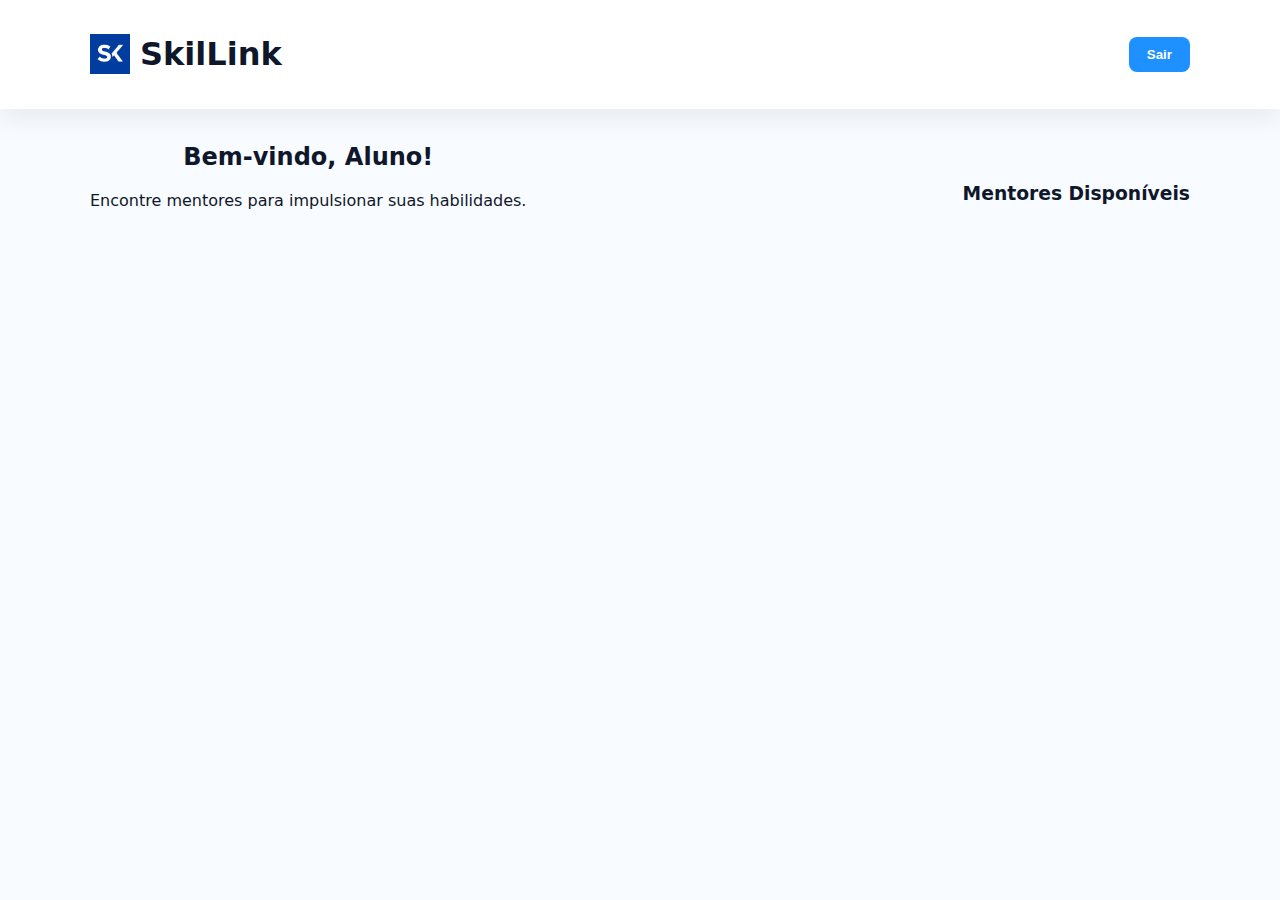
<file: star/SkillLink/dashboard.html>
<!-- ==============================
     SkilLink - Dashboard do Aluno
     ============================== -->
<!DOCTYPE html>
<html lang="pt-BR">
<head>
  <meta charset="UTF-8">
  <meta name="viewport" content="width=device-width, initial-scale=1.0">
  <title>Dashboard - SkilLink</title>
  <link rel="stylesheet" href="assets/css/dashboard.css">
</head>
<body>
  <header>
    <div class="container">
      <div class="brand">
        <img src="assets/img/logo.png" alt="Logo SkilLink" class="logo">
        <h1>SkilLink</h1>
      </div>
      <button id="logoutBtn" class="logout">Sair</button>
    </div>
  </header>

  <main class="container">
    <section class="welcome">
      <h2>Bem-vindo, Aluno!</h2>
      <p>Encontre mentores para impulsionar suas habilidades.</p>
    </section>

    <section class="mentors">
      <h3>Mentores Disponíveis</h3>
      <div id="mentorGrid" class="m
</file>
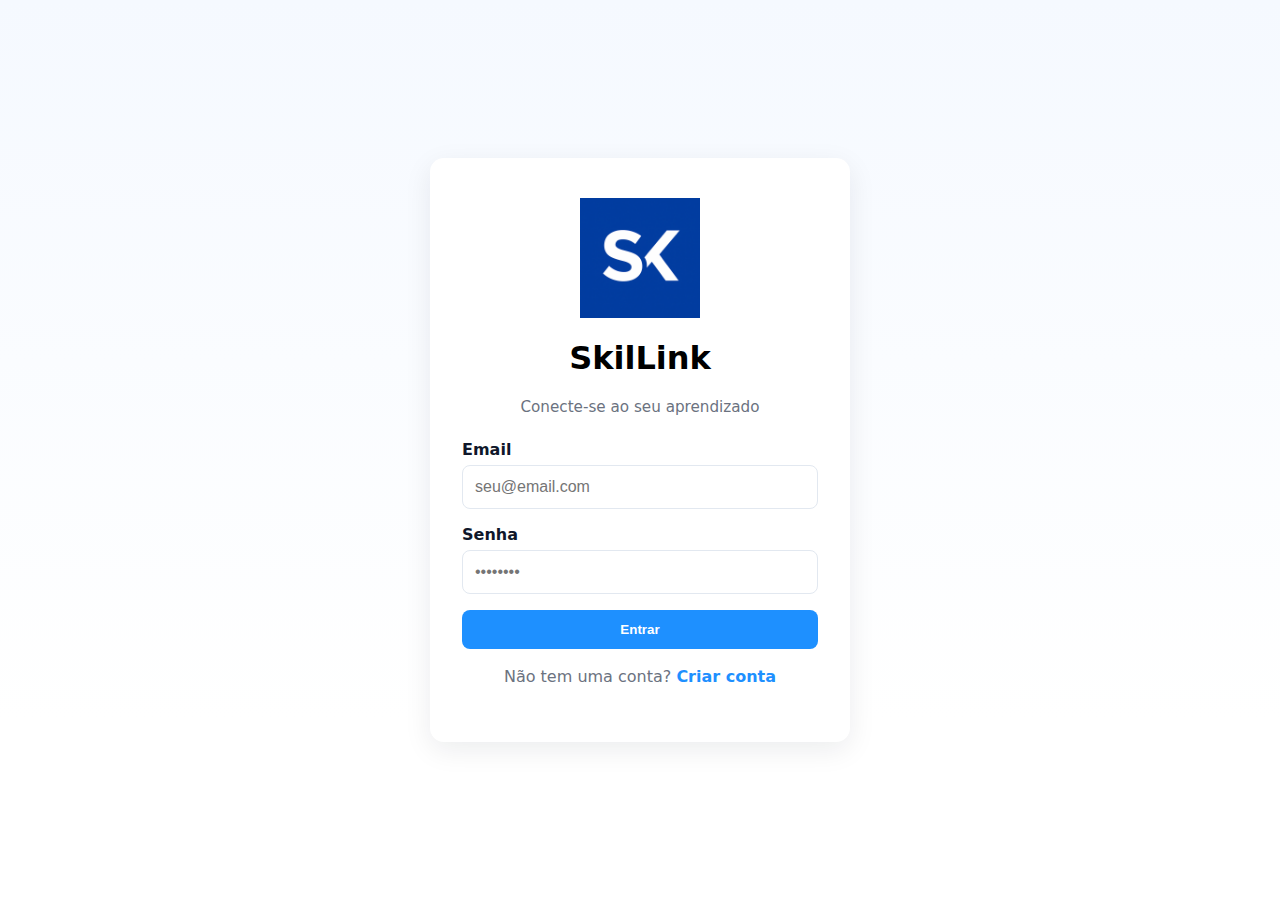
<file: star/SkillLink/login.html>
<!-- ==============================
     SkilLink - Login
     ============================== -->
<!DOCTYPE html>
<html lang="pt-BR">
<head>
  <meta charset="UTF-8">
  <meta name="viewport" content="width=device-width, initial-scale=1.0">
  <title>Login - SkilLink</title>
  <link rel="stylesheet" href="assets/css/login.css">
</head>
<body>
  <div class="login-container">
    <div class="login-card">
      <div class="login-header">
        <img src="assets/img/logo.png" alt="Logo SkilLink">
        <h1>SkilLink</h1>
        <p>Conecte-se ao seu aprendizado</p>
      </div>
      <form id="loginForm">
        <label for="email">Email</label>
        <input type="email" id="email" placeholder="seu@email.com" required>

        <label for="password">Senha</label>
        <input type="password" id="password" placeholder="••••••••" required>

        <button type="submit" class="btn-login">Entrar</button>
      </form>
      <p class="signup-link">Não tem uma conta? <a href="#" id="createAccount">Criar conta</a></p>
      <p id="loginMsg" class="msg"></p>
    </div>
  </div>

  <script src="assets/js/login.js"></script>
</body>
</html>
</file>
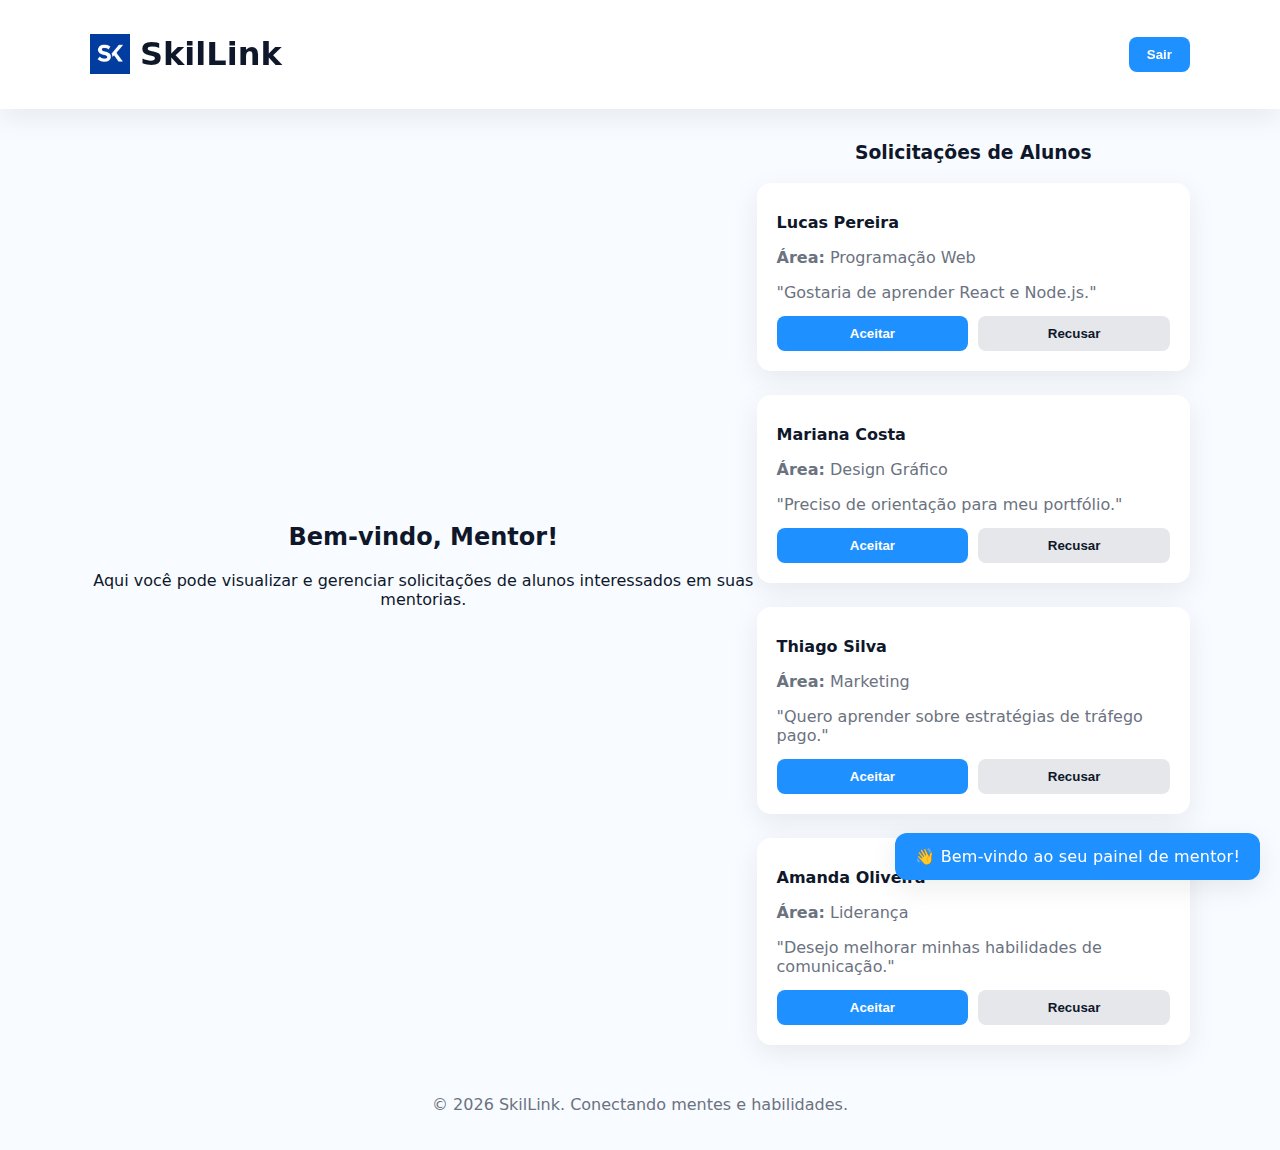
<file: star/SkillLink/mentor.html>
<!-- ==============================
     SkilLink - Dashboard do Mentor
     ============================== -->
<!DOCTYPE html>
<html lang="pt-BR">
<head>
  <meta charset="UTF-8">
  <meta name="viewport" content="width=device-width, initial-scale=1.0">
  <title>Painel do Mentor - SkilLink</title>
  <link rel="stylesheet" href="assets/css/mentor.css">
</head>
<body>
  <header>
    <div class="container">
      <div class="brand">
        <img src="assets/img/logo.png" alt="Logo SkilLink" class="logo">
        <h1>SkilLink</h1>
      </div>
      <button id="logoutBtn" class="logout">Sair</button>
    </div>
  </header>

  <main class="container">
    <section class="welcome">
      <h2>Bem-vindo, Mentor!</h2>
      <p>Aqui você pode visualizar e gerenciar solicitações de alunos interessados em suas mentorias.</p>
    </section>

    <section class="requests">
      <h3>Solicitações de Alunos</h3>
      <div id="requestGrid" class="request-grid"></div>
    </section>
  </main>

  <footer>
    <p>© <span id="year"></span> SkilLink. Conectando mentes e habilidades.</p>
  </footer>

  <script src="assets/js/mentor.js"></script>
</body>
</html>
</file>
<file: star/SkillLink/assets/css/dashboard.css>
/* ==============================
   SkilLink - Estilo Dashboard
   ============================== */

:root {
  --primary: #63B3FF;
  --primary-deep: #1E90FF;
  --bg: #f8fbff;
  --text: #0f172a;
  --muted: #6b7280;
  --radius: 14px;
  --shadow: 0 8px 28px rgba(16,24,40,0.08);
  font-family: 'Inter', system-ui, sans-serif;
}

body {
  margin: 0;
  background: var(--bg);
  color: var(--text);
  min-height: 100vh;
}

header {
  background: #fff;
  box-shadow: var(--shadow);
  position: sticky;
  top: 0;
  z-index: 10;
}

.container {
  width: 90%;
  max-width: 1100px;
  margin: 0 auto;
  padding: 14px 0;
  display: flex;
  align-items: center;
  justify-content: space-between;
}

.brand {
  display: flex;
  align-items: center;
  gap: 10px;
}

.logo {
  width: 40px;
  height: 40px;
}

.logout {
  background: var(--primary-deep);
  color: #fff;
  border: none;
  padding: 10px 18px;
  border-radius: 8px;
  font-weight: 600;
  cursor: pointer;
  transition: background 0.3s;
}

.logout:hover {
  background: var(--primary);
}

/* MAIN */
main {
  padding: 40px 0;
}

.welcome {
  text-align: center;
  margin-bottom: 40px;
}

.mentors h3 {
  text-align: center;
  margin-bottom: 20px;
}

.mentor-grid {
  display: grid;
  grid-template-columns: repeat(auto-fit, minmax(250px, 1fr));
  gap: 24px;
}

.mentor-card {
  background: #fff;
  border-radius: var(--radius);
  box-shadow: var(--shadow);
  overflow: hidden;
  text-align: center;
  transition: transform 0.3s;
}

.mentor-card:hover {
  transform: translateY(-5px);
}

.mentor-card img {
  width: 100%;
  height: 200px;
  object-fit: cover;
}

.mentor-info {
  padding: 16px;
}

.mentor-info h4 {
  margin: 10px 0 5px;
}

.mentor-info p {
  color: var(--muted);
  margin-bottom: 10px;
}

.connect-btn {
  background: var(--primary-deep);
  color: #fff;
  border: none;
  padding: 10px 16px;
  border-radius: 8px;
  font-weight: 600;
  cursor: pointer;
  transition: background 0.3s;
}

.connect-btn:hover {
  background: var(--primary);
}

footer {
  text-align: center;
  padding: 20px 0;
  color: var(--muted);
}

/* ==============================
   Toast de Notificação
   ============================== */
.toast {
  position: fixed;
  bottom: 20px;
  right: 20px;
  background: var(--primary-deep);
  color: #fff;
  padding: 14px 20px;
  border-radius: 12px;
  box-shadow: var(--shadow);
  opacity: 0;
  transform: translateY(20px);
  transition: opacity 0.4s ease, transform 0.4s ease;
  z-index: 1000;
  font-weight: 500;
  letter-spacing: 0.2px;
}

.toast.visible {
  opacity: 1;
  transform: translateY(0);
}

@media (max-width: 600px) {
  .toast {
    right: 10px;
    left: 10px;
    text-align: center;
  }
}
</file>
<file: star/SkillLink/assets/css/login.css>
/* ==============================
   SkilLink - Estilo de Login
   ============================== */

:root {
  --primary: #63B3FF;
  --primary-deep: #1E90FF;
  --bg: #f5f9ff;
  --text: #0f172a;
  --muted: #6b7280;
  --radius: 14px;
  --shadow: 0 8px 28px rgba(16,24,40,0.08);
  font-family: 'Inter', system-ui, sans-serif;
}

body {
  margin: 0;
  height: 100vh;
  display: flex;
  justify-content: center;
  align-items: center;
  background: linear-gradient(180deg, var(--bg) 0%, #ffffff 80%);
}

.login-container {
  width: 100%;
  max-width: 420px;
  padding: 20px;
}

.login-card {
  background: #fff;
  padding: 40px 32px;
  border-radius: var(--radius);
  box-shadow: var(--shadow);
  text-align: center;
}

.login-header img.logo {
  width: 64px;
  height: 64px;
  margin-bottom: 10px;
}

.login-header img {
  width: 120px;          /* tamanho fixo, pode ajustar conforme o logo */
  max-width: 40%;        /* impede de estourar o layout */
  height: auto;          /* mantém proporção */
  display: block;        /* centraliza */
  margin: 0 auto 10px;   /* centraliza horizontalmente e adiciona espaço abaixo */
}


.login-header p {
  margin: 6px 0 24px;
  color: var(--muted);
  font-size: 0.95rem;
}

form {
  display: flex;
  flex-direction: column;
  text-align: left;
}

label {
  margin-bottom: 6px;
  font-weight: 600;
  color: var(--text);
}

input {
  padding: 12px;
  border: 1px solid #e2e8f0;
  border-radius: 8px;
  margin-bottom: 16px;
  font-size: 1rem;
}

input:focus {
  outline: none;
  box-shadow: 0 0 0 2px var(--primary);
}

.btn-login {
  background: var(--primary-deep);
  color: #fff;
  font-weight: 600;
  padding: 12px;
  border: none;
  border-radius: 8px;
  cursor: pointer;
  transition: background 0.3s;
}

.btn-login:hover {
  background: var(--primary);
}

.signup-link {
  margin-top: 18px;
  color: var(--muted);
}

.signup-link a {
  color: var(--primary-deep);
  text-decoration: none;
  font-weight: 600;
}

.msg {
  margin-top: 16px;
  font-size: 0.95rem;
  color: var(--muted);
}

@media (max-width: 500px) {
  .login-card { padding: 30px 20px; }
  .login-header h1 { font-size: 1.5rem; }
}
/* ==============================
   Toast de Notificação - SkilLink
   ============================== */
.toast {
  position: fixed;
  bottom: 20px;
  right: 20px;
  background: var(--primary-deep, #1E90FF);
  color: #fff;
  padding: 14px 20px;
  border-radius: 12px;
  box-shadow: 0 8px 28px rgba(16,24,40,0.08);
  opacity: 0;
  transform: translateY(20px);
  transition: opacity 0.4s ease, transform 0.4s ease;
  z-index: 1000;
  font-weight: 500;
  letter-spacing: 0.2px;
}

.toast.visible {
  opacity: 1;
  transform: translateY(0);
}

@media (max-width: 600px) {
  .toast {
    right: 10px;
    left: 10px;
    text-align: center;
  }
}
</file>
<file: star/SkillLink/assets/css/mentor.css>
/* ==============================
   SkilLink - Estilo Mentor
   ============================== */

:root {
  --primary: #63B3FF;
  --primary-deep: #1E90FF;
  --bg: #f8fbff;
  --text: #0f172a;
  --muted: #6b7280;
  --radius: 14px;
  --shadow: 0 8px 28px rgba(16,24,40,0.08);
  font-family: 'Inter', system-ui, sans-serif;
}

body {
  margin: 0;
  background: var(--bg);
  color: var(--text);
  min-height: 100vh;
}

header {
  background: #fff;
  box-shadow: var(--shadow);
  position: sticky;
  top: 0;
  z-index: 10;
}

.container {
  width: 90%;
  max-width: 1100px;
  margin: 0 auto;
  padding: 14px 0;
  display: flex;
  align-items: center;
  justify-content: space-between;
}

.brand {
  display: flex;
  align-items: center;
  gap: 10px;
}

.logo {
  width: 40px;
  height: 40px;
}

.logout {
  background: var(--primary-deep);
  color: #fff;
  border: none;
  padding: 10px 18px;
  border-radius: 8px;
  font-weight: 600;
  cursor: pointer;
  transition: background 0.3s;
}

.logout:hover {
  background: var(--primary);
}

main {
  padding: 40px 0;
}

.welcome {
  text-align: center;
  margin-bottom: 40px;
}

.requests h3 {
  text-align: center;
  margin-bottom: 20px;
}

.request-grid {
  display: grid;
  grid-template-columns: repeat(auto-fit, minmax(260px, 1fr));
  gap: 24px;
}

.request-card {
  background: #fff;
  border-radius: var(--radius);
  box-shadow: var(--shadow);
  padding: 20px;
  transition: transform 0.3s;
}

.request-card:hover {
  transform: translateY(-5px);
}

.request-card h4 {
  margin: 10px 0 5px;
}

.request-card p {
  color: var(--muted);
  margin-bottom: 14px;
}

.request-card .actions {
  display: flex;
  justify-content: space-between;
  gap: 10px;
}

.accept-btn, .reject-btn {
  flex: 1;
  border: none;
  border-radius: 8px;
  padding: 10px 0;
  font-weight: 600;
  cursor: pointer;
  transition: background 0.3s;
}

.accept-btn {
  background: var(--primary-deep);
  color: #fff;
}

.accept-btn:hover {
  background: var(--primary);
}

.reject-btn {
  background: #e5e7eb;
  color: var(--text);
}

.reject-btn:hover {
  background: #d1d5db;
}

/* Toast */
.toast {
  position: fixed;
  bottom: 20px;
  right: 20px;
  background: var(--primary-deep);
  color: #fff;
  padding: 14px 20px;
  border-radius: 12px;
  box-shadow: var(--shadow);
  opacity: 0;
  transform: translateY(20px);
  transition: opacity 0.4s ease, transform 0.4s ease;
  z-index: 1000;
  font-weight: 500;
  letter-spacing: 0.2px;
}

.toast.visible {
  opacity: 1;
  transform: translateY(0);
}

footer {
  text-align: center;
  padding: 20px 0;
  color: var(--muted);
}
</file>
